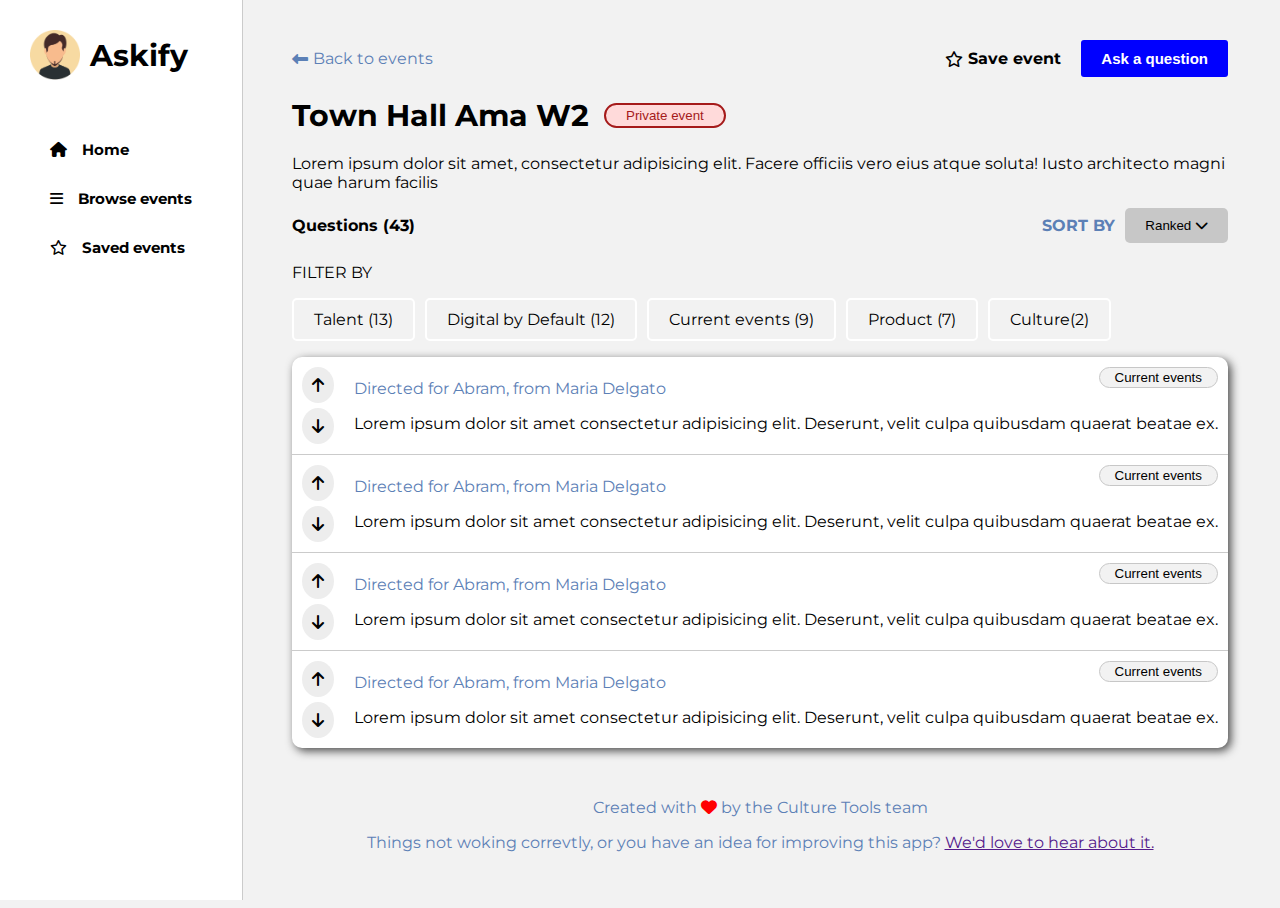
<file: Dashboard TWO/index.html>
<!DOCTYPE html>
<html lang="en">
<head>
    <meta charset="UTF-8">
    <meta name="viewport" content="width=device-width, initial-scale=1.0">
    <title>Document</title>
    <link rel="preconnect" href="https://fonts.googleapis.com">
    <link rel="preconnect" href="https://fonts.gstatic.com" crossorigin>
    <link href="https://fonts.googleapis.com/css2?family=Montserrat:wght@300&display=swap" rel="stylesheet">
    <link rel="stylesheet" href="https://cdnjs.cloudflare.com/ajax/libs/font-awesome/6.5.1/css/all.min.css">

    <link rel="stylesheet" href="./css.css">
</head>
<body>
    <article>
        <div class="up">
            <div class="logo d-flex">
                <img src="./img/avatars/avatar-01.png">
                <h1>askify</h1>
            </div>

            <ul>
                <li><i class="fa-solid fa-house"></i><a href="">Home</a></li>
                <li><i class="fa-solid fa-bars"></i><a href="">Browse events</a></li>
                <li><i class="fa-regular fa-star"></i><a href="">Saved events</a></li>
            </ul>
        </div>

        <div class="down d-flex">
            <img src="./img/avatars/avatar-02.png" width="50px">
            <div>
                <h4>hakeem ashton</h4>
                <p>hakeem.ashton@gmail.com</p>
            </div>
        </div>
    </article>
    
    <main>
        <div class="first d-flex">
            <div class="left d-flex">
                <i class="fa-solid fa-left-long"></i>
                <p>Back to events</p>
            </div>
            <div class="right d-flex">
                <i class="fa-regular fa-star"></i>
                <p>Save event</p>
                <button class="but-1">Ask a question</button>
            </div>
        </div>

        <div class="second">
            <div class="d-flex">
                <h1>town hall ama w2</h1>
                <button>Private event</button>
            </div>
            <p>Lorem ipsum dolor sit amet, consectetur adipisicing elit. Facere officiis vero eius atque soluta! Iusto architecto magni quae harum facilis </p>
        </div>

        <div class="third d-flex">
            <p>Questions (43)</p>

            <div class="d-flex">
                <p>SORT BY</p>
                <button class="but-2">ranked  <i class="fa-solid fa-chevron-down"></i></button>
            </div>
        </div>

        <p>FILTER BY</p>
        <div class="box d-flex">
            <p>Talent (13)</p>
            <p>Digital by Default (12)</p>
            <p>Current events (9)</p>
            <p>Product (7)</p>
            <p>Culture(2)</p>
        </div>

        <div class="forth">
            <div class="line d-flex">
                <div class="arrows">
                    <i class="fa-solid fa-arrow-up"></i> <br>
                    <i class="fa-solid fa-arrow-down"></i>
                </div>
                <div class="para">
                    <p class="col-1">Directed for Abram, from Maria Delgato</p>
                    <p>Lorem ipsum dolor sit amet consectetur adipisicing elit. Deserunt, velit culpa quibusdam quaerat beatae ex.</p>
                </div>
                <button class="but-3">Current events</button>
            </div>

            <div class="line d-flex">
                <div class="arrows">
                    <i class="fa-solid fa-arrow-up"></i> <br>
                    <i class="fa-solid fa-arrow-down"></i>
                </div>
                <div class="para">
                    <p class="col-1">Directed for Abram, from Maria Delgato</p>
                    <p>Lorem ipsum dolor sit amet consectetur adipisicing elit. Deserunt, velit culpa quibusdam quaerat beatae ex.</p>
                </div>
                <button class="but-3">Current events</button>
            </div>

            <div class="line d-flex">
                <div class="arrows">
                    <i class="fa-solid fa-arrow-up"></i> <br>
                    <i class="fa-solid fa-arrow-down"></i>
                </div>
                <div class="para">
                    <p class="col-1">Directed for Abram, from Maria Delgato</p>
                    <p>Lorem ipsum dolor sit amet consectetur adipisicing elit. Deserunt, velit culpa quibusdam quaerat beatae ex.</p>
                </div>
                <button class="but-3">Current events</button>
            </div>

            <div class="line d-flex">
                <div class="arrows">
                    <i class="fa-solid fa-arrow-up"></i> <br>
                    <i class="fa-solid fa-arrow-down"></i>
                </div>
                <div class="para">
                    <p class="col-1">Directed for Abram, from Maria Delgato</p>
                    <p>Lorem ipsum dolor sit amet consectetur adipisicing elit. Deserunt, velit culpa quibusdam quaerat beatae ex.</p>
                </div>
                <button class="but-3">Current events</button>
            </div>
        </div>

        <footer>
            <p>Created with <i class="fa-solid fa-heart"></i> by the Culture Tools team</p> 

            <p>Things not woking correvtly, or you have an idea for improving this app? <a href="">We'd love to hear about it.</a></p>
        </footer>
    </main>

    <aside>
        <h5>Event information</h5>
        <hr>
        <p>DATE</p>
        <p>Wednesday, Agust 12th, 2020 11:00AM</p>
        <button>Add to calendar</button>
        <p>PARTICIPATS</p>
        <div class="d-flex">
            <img src="./img/avatars/avatar-03.png" width="50px">
            <div>
                <p>Abram Dias</p>
                <span>VP of Storefront Editor</span>
            </div>
        </div>

        <div class="d-flex">
            <img src="./img/avatars/avatar-04.png" width="50px">
            <div>
                <p>Rayna Dias</p>
                <span>Staff UX Manager</span>
            </div>
        </div>

        <div class="d-flex">
            <img src="./img/avatars/avatar-01.png" width="50px">
            <div>
                <p>Maria Bapista</p>
                <span>VP of Engineering</span>
            </div>
        </div>
    </aside>
</body>
</html>
</file>
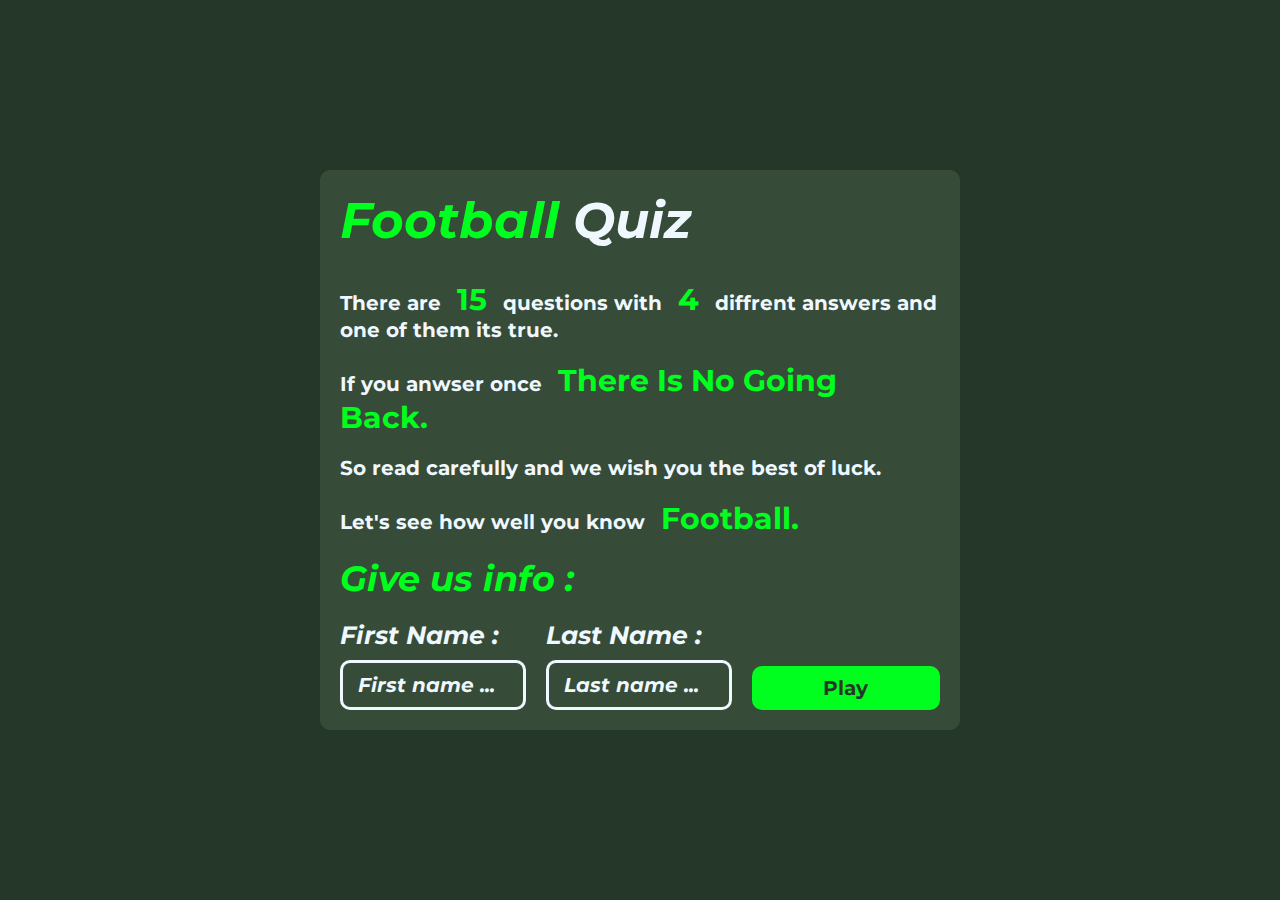
<file: Football Quiz/index.html>
<!DOCTYPE html>
<html lang="en">
<head>
    <meta charset="UTF-8">
    <meta name="viewport" content="width=device-width, initial-scale=1.0">
    <title>Document</title>
    
    <link rel="stylesheet" href="./style.css">
</head>
<body>
    <div class="start">
        <h1>Football <span>Quiz</span></h1>
        
        <div class="content">
            <p class="first">There are <span class="dark">15</span> questions with <span class="dark">4</span> diffrent answers and one of them its true.</p>
            <p>If you anwser once <span class="dark">there is no going back.</span></p>
            <p>So read carefully and we wish you the best of luck.</p>
            <p>Let's see how well you know <span class="dark">Football.</span></p>
            
            <h2 class="info">Give us info :</h2>
            
            <form action="">
                <div>
                    <label for="firstName">First Name :</label>
                    <input type="text" name="firstName" id="firstName" placeholder="First name ...">
                </div>
                <div>
                    <label for="lastName">Last Name :</label>
                    <input type="text" name="lastName" id="lastName" placeholder="Last name ...">
                </div>
                <button class="play">play</button>
            </form>            
            
        </div>
    </div>
    
    <section class="questions-section"></section>

    <section class="result"></section>
    
    <script src="./script.js"></script>
</body>
</html>
</file>
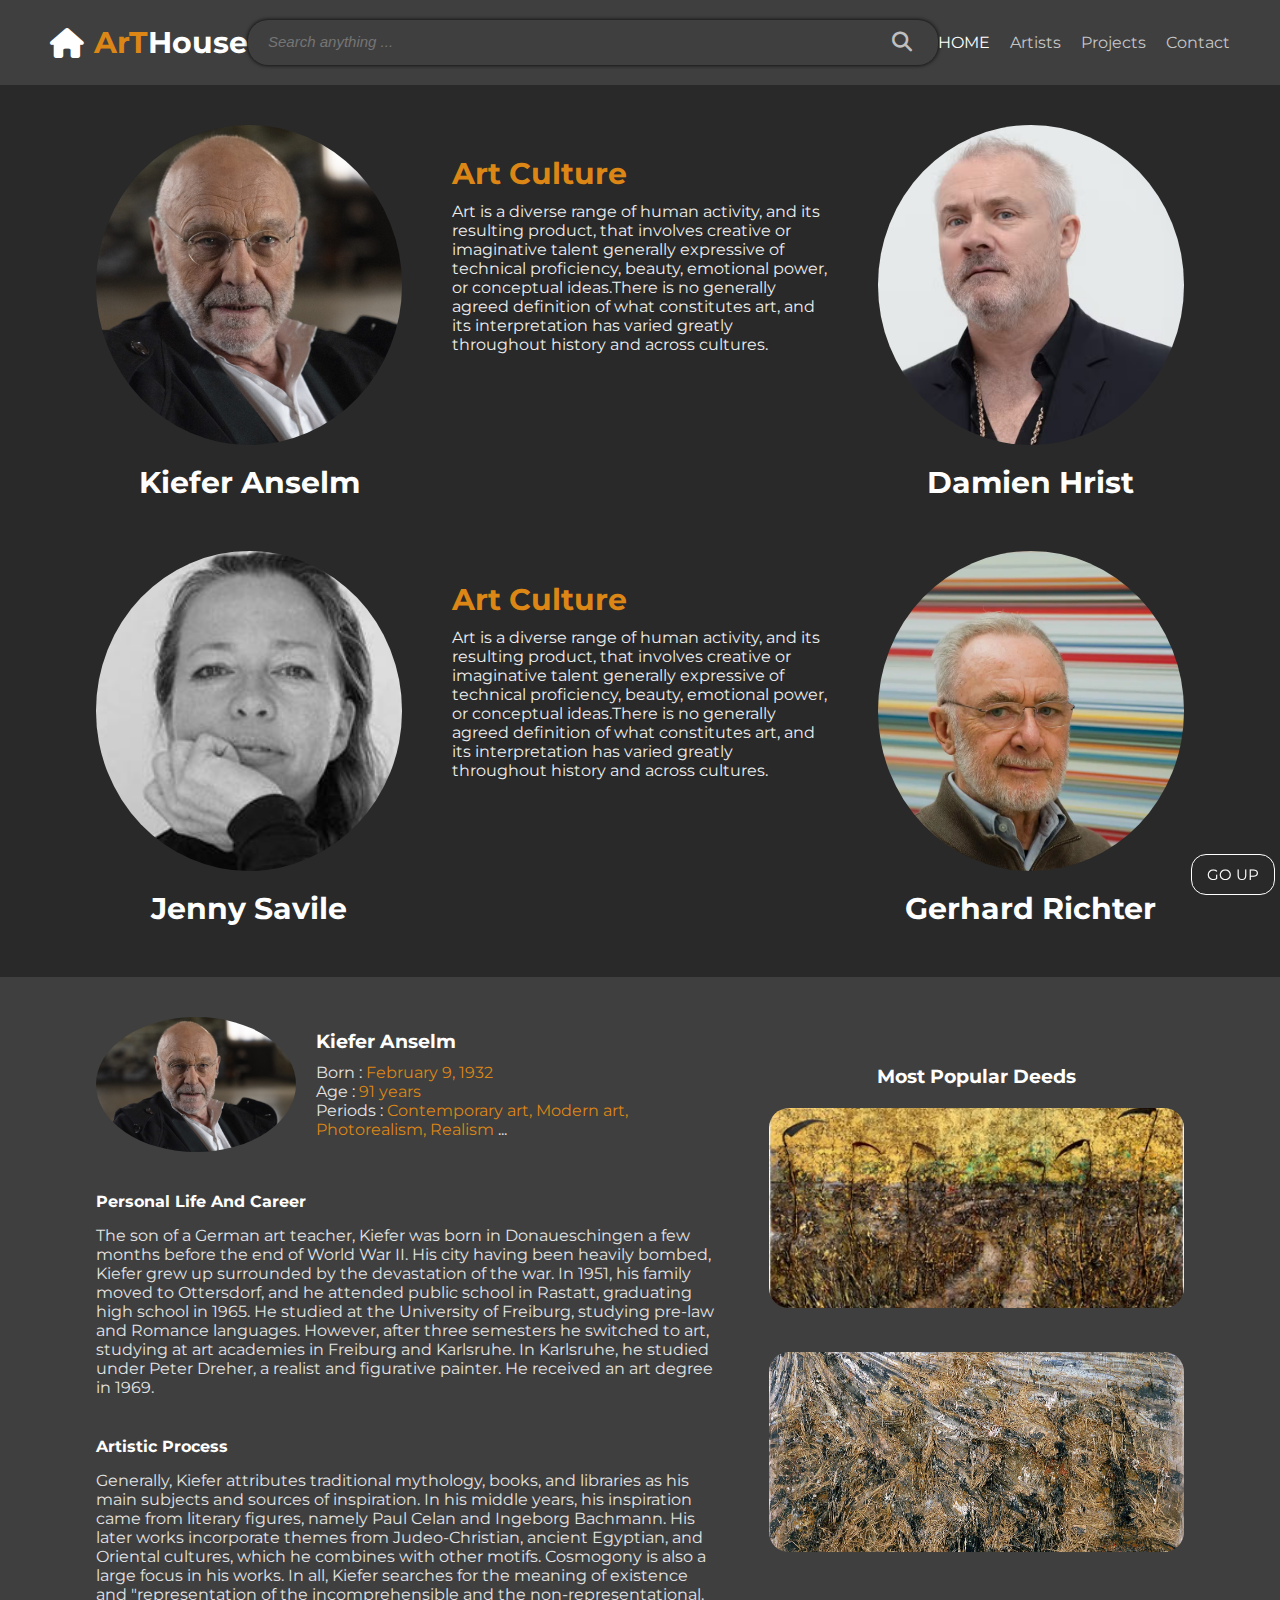
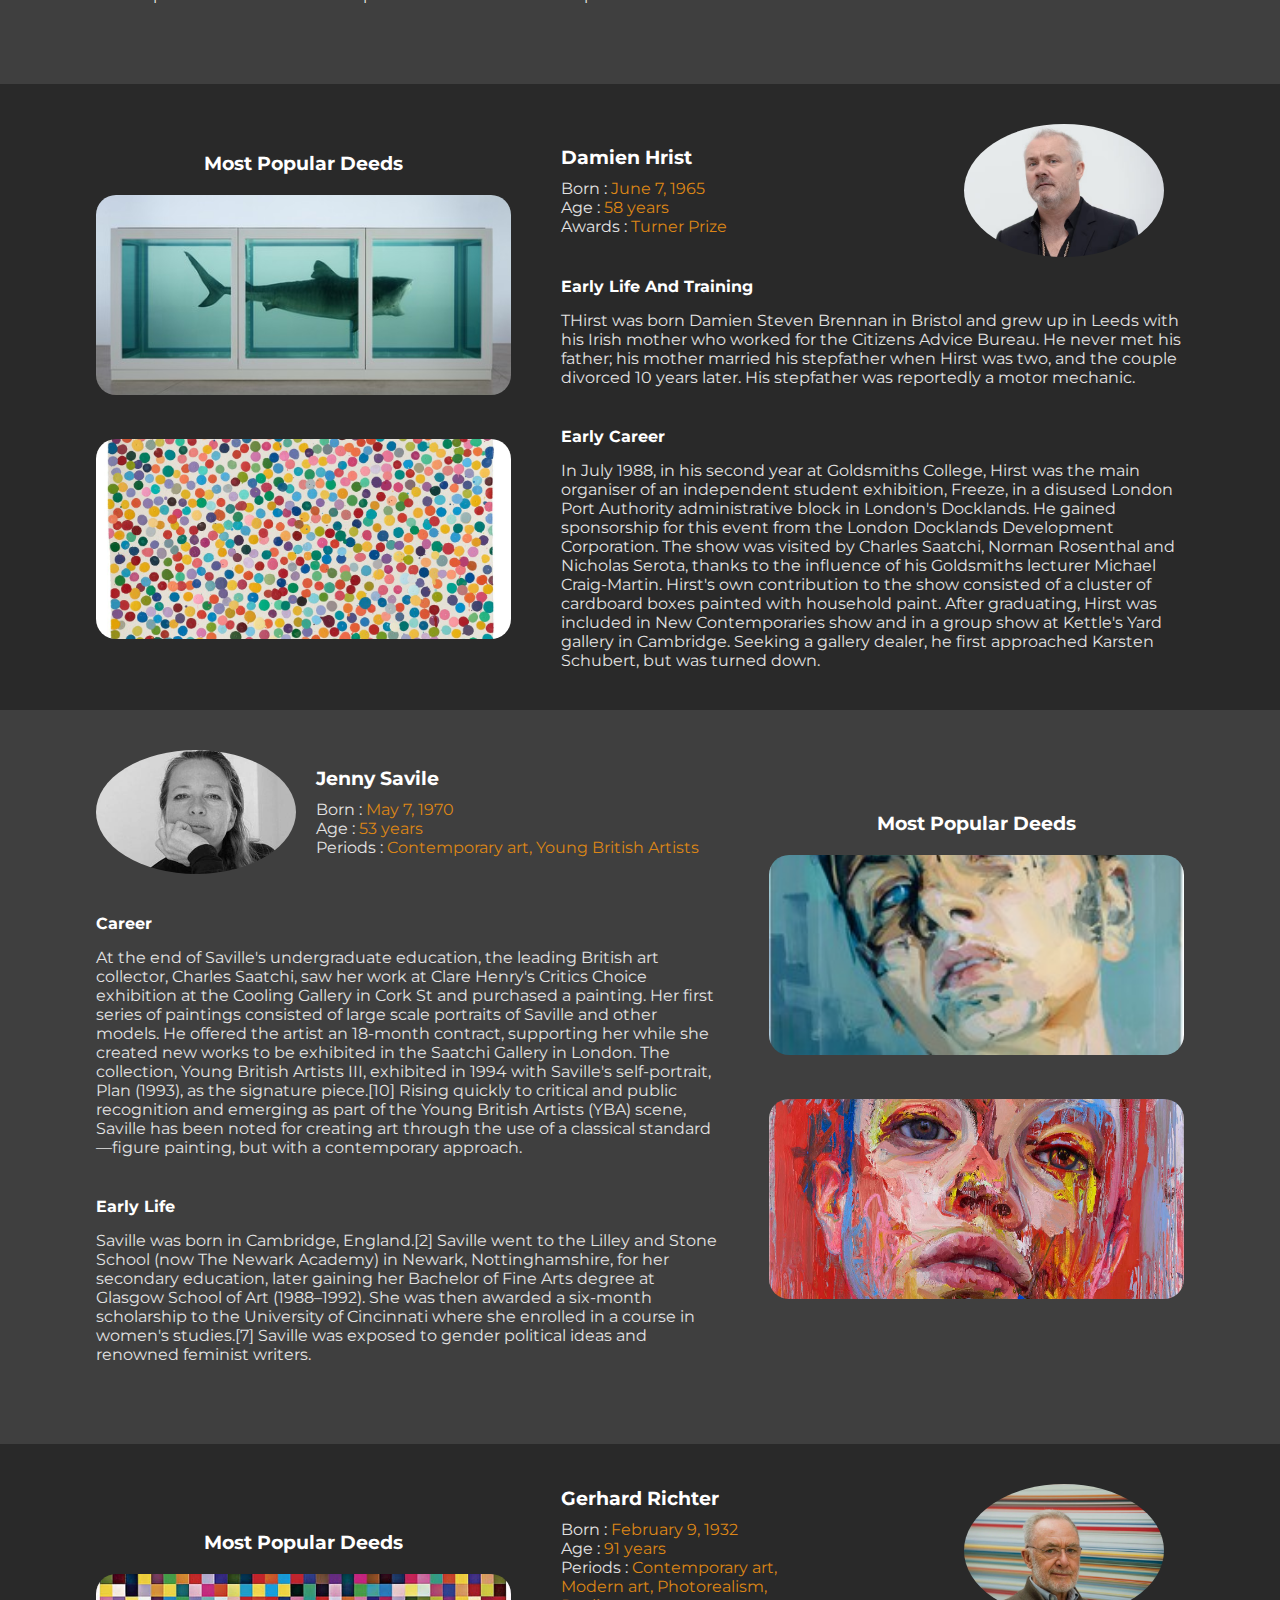
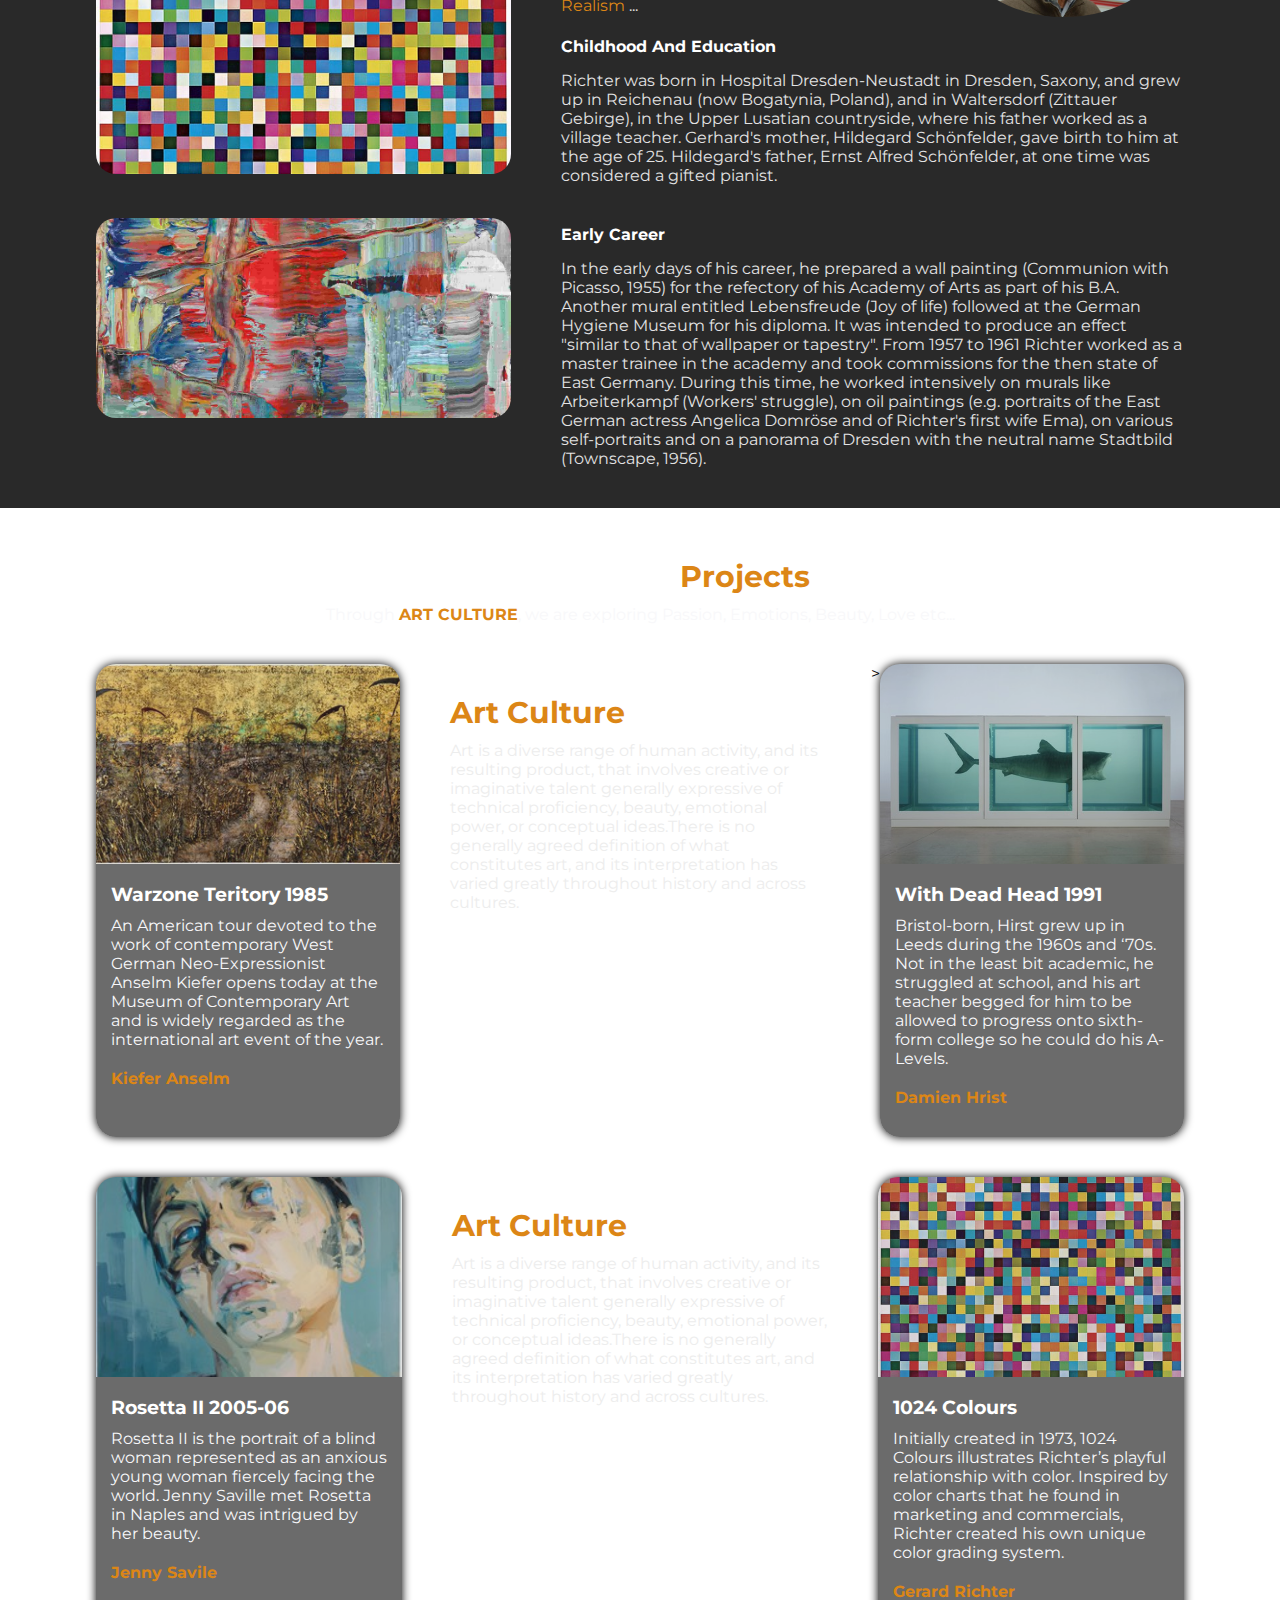
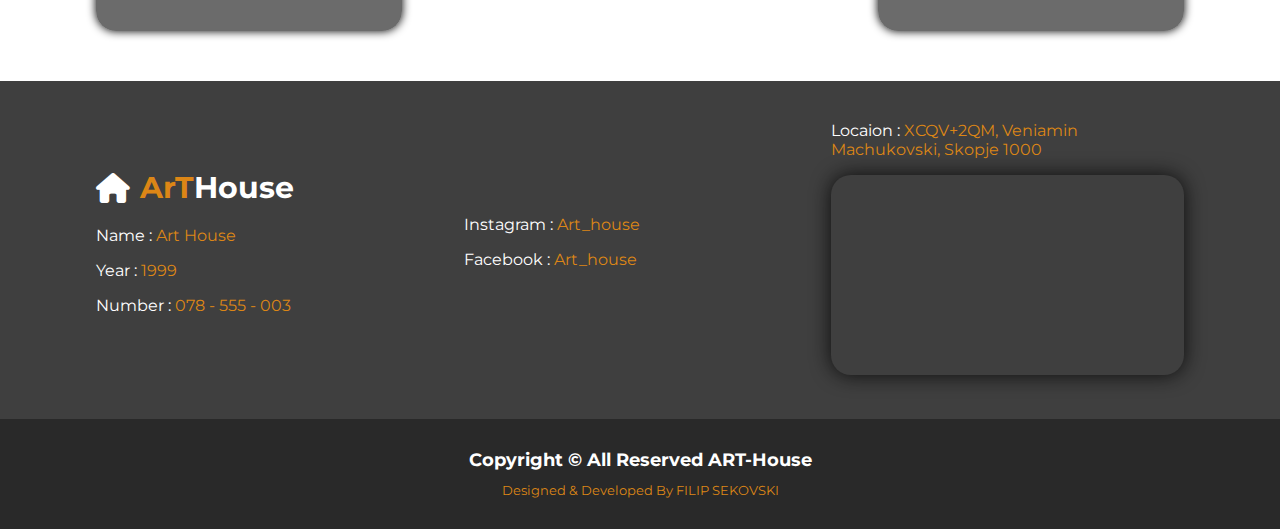
<file: Art Gallery/artists.html>
<!DOCTYPE html>
<html lang="en">
<head>
    <meta charset="UTF-8">
    <meta name="viewport" content="width=device-width, initial-scale=1.0">
    <title>Document</title>

    <!-- GoogleFonts links -->
    <link rel="preconnect" href="https://fonts.googleapis.com">
    <link rel="preconnect" href="https://fonts.gstatic.com" crossorigin>
    <link href="https://fonts.googleapis.com/css2?family=Montserrat:wght@300;700&display=swap" rel="stylesheet">

    <!-- FontAwsome link -->
    <link rel="stylesheet" href="https://cdnjs.cloudflare.com/ajax/libs/font-awesome/6.5.1/css/all.min.css">

    <!-- Stylesheet link -->
    <link rel="stylesheet" href="./css.css">
</head>
<body>

    <!-- SECTION1 -->
    <div class="section1">

        <!-- NAV BAR -->
        <nav class="d-flex">
            <div class="logo">
                <a href="./home.html" class="d-flex">
                    <i class="fa-solid fa-house"></i>
                    <p><span>ArT</span>House</p>
                </a>
            </div>

            <form action="">
                <input type="search" placeholder="Search anything ...">
                <button><i class="fa-solid fa-magnifying-glass"></i></button>
            </form>

            <ul class="d-flex">
                <li><a href="./home.html" class="active">HOME</a></li>
                <li><a href="#artists">Artists</a></li>
                <li><a href="#projects">Projects</a></li>
                <li><a href="#contact">Contact</a></li>
            </ul>
        </nav>

        <!-- PROFILES -->
        <div class="profiles section-p inner-85">
            <div class="d-flex">
                <a class="flex-33" href="#kiefer">
                    <img src="./img/people_profiles/kiefer.jpg" alt="">
                    <h2>kiefer anselm</h2>
                </a>

                <!-- CONTENT -->
                <div class="mid-content">
                    <h2>art culture</h2>
                    <p>Art is a diverse range of human activity, and its resulting product, that involves creative or imaginative talent generally expressive of technical proficiency, beauty, emotional power, or conceptual ideas.There is no generally agreed definition of what constitutes art, and its interpretation has varied greatly throughout history and across cultures.</p>
                </div>

                <a class="flex-33" href="#hrist">
                    <img src="./img/people_profiles/damien.avif" alt="">
                    <h2>damien Hrist</h2>
                </a>
            </div>

            <div class="d-flex mt-40">
                <a class="flex-33" href="#jenny">
                    <img src="./img/people_profiles/jenny.jpg" alt="">
                    <h2>jenny savile</h2>
                </a>

                <!-- CONTENT -->
                <div class="mid-content">
                    <h2>art culture</h2>
                    <p>Art is a diverse range of human activity, and its resulting product, that involves creative or imaginative talent generally expressive of technical proficiency, beauty, emotional power, or conceptual ideas.There is no generally agreed definition of what constitutes art, and its interpretation has varied greatly throughout history and across cultures.</p>
                </div>

                <a class="flex-33" href="#gerhard">
                    <img src="./img/people_profiles/gerard.webp" alt="">
                    <h2>gerhard richter</h2>
                </a>
            </div>
        </div>  
    </div>

    <!-- DISCOVERY -->

    <!-- KIEFER -->
    <div class="section2 section-p" id="kiefer">
        <div class="inner-85 d-flex">

            <!-- BIO -->
            <div class="flex-60 mr-50">
                <div class="d-flex align-items-center">
                    <img src="./img/people_profiles/kiefer.jpg" width="200px">
                    <div class="info">
                        <h3>kiefer anselm</h3>
                        <p class="mb-0">Born : <span>February 9, 1932</span></p>
                        <p class="mb-0">Age : <span>91 years</span></p>
                        <p class="mb-0">Periods : <span>Contemporary art, Modern art,<br> Photorealism, Realism</span> ...</p>
                    </div>
                </div>
                <h4>Personal life and career</h4>
                <p class="mb-40">The son of a German art teacher, Kiefer was born in Donaueschingen a few months before the end of World War II. His city having been heavily bombed, Kiefer grew up surrounded by the devastation of the war. In 1951, his family moved to Ottersdorf, and he attended public school in Rastatt, graduating high school in 1965. He studied at the University of Freiburg, studying pre-law and Romance languages. However, after three semesters he switched to art, studying at art academies in Freiburg and Karlsruhe. In Karlsruhe, he studied under Peter Dreher, a realist and figurative painter. He received an art degree in 1969.</p>
                <h4>Artistic process</h4>
                <p>Generally, Kiefer attributes traditional mythology, books, and libraries as his main subjects and sources of inspiration. In his middle years, his inspiration came from literary figures, namely Paul Celan and Ingeborg Bachmann. His later works incorporate themes from Judeo-Christian, ancient Egyptian, and Oriental cultures, which he combines with other motifs. Cosmogony is also a large focus in his works. In all, Kiefer searches for the meaning of existence and "representation of the incomprehensible and the non-representational.</p>
            </div>
            
            <!-- POPULAR DEEDS -->
            <div class="flex-40 text-center">
                <h3>most popular deeds</h3>
                <img src="./img/projects/kiefer_project_01.jpg" width="100%" height="200px">
                <img src="./img/projects/kiefer_project_02.webp" width="100%" height="200px">
            </div>
        </div>
    </div>

    
    
    <!-- GO UP BUTTON -->
    <a href="./artists.html" class="but-1 up">go up</a>

    <!-- HRIST -->
    <div class="section3 section-p" id="hrist">
        <div class="inner-85 d-flex">

            <!-- BIO -->
            <div class="flex-60 ml-50">
                <div class="d-flex align-items-center">
                    <img src="./img/people_profiles/damien.avif" width="200px">
                    <div class="info">
                        <h3>damien hrist</h3>
                        <p class="mb-0">Born : <span>June 7, 1965</span></p>
                        <p class="mb-0">Age : <span>58 years</span></p>
                        <p class="mb-0">Awards : <span>Turner Prize</span></p>
                    </div>
                </div>
                <h4>Early life and training</h4>
                <p class="mb-40">THirst was born Damien Steven Brennan in Bristol and grew up in Leeds with his Irish mother who worked for the Citizens Advice Bureau. He never met his father; his mother married his stepfather when Hirst was two, and the couple divorced 10 years later. His stepfather was reportedly a motor mechanic.</p>
                <h4>Early career</h4>
                <p>In July 1988, in his second year at Goldsmiths College, Hirst was the main organiser of an independent student exhibition, Freeze, in a disused London Port Authority administrative block in London's Docklands. He gained sponsorship for this event from the London Docklands Development Corporation. The show was visited by Charles Saatchi, Norman Rosenthal and Nicholas Serota, thanks to the influence of his Goldsmiths lecturer Michael Craig-Martin. Hirst's own contribution to the show consisted of a cluster of cardboard boxes painted with household paint. After graduating, Hirst was included in New Contemporaries show and in a group show at Kettle's Yard gallery in Cambridge. Seeking a gallery dealer, he first approached Karsten Schubert, but was turned down.</p>
            </div>

            <!-- POPULAR DEEDS -->
            <div class="flex-40 text-center">
                <h3>most popular deeds</h3>
                <img src="./img/projects/hrist_project_01.jpg" width="100%" height="200px">
                <img src="./img/projects/hrist_project_02.jpg" width="100%" height="200px">
            </div>
        </div>
    </div>

    <!-- JENNY -->
    <div class="section2 section-p" id="jenny">
        <div class="inner-85 d-flex">

            <!-- BIO -->
            <div class="flex-60 mr-50">
                <div class="d-flex align-items-center">
                    <img src="./img/people_profiles/jenny.jpg" width="200px">
                    <div class="info">
                        <h3>jenny savile</h3>
                        <p class="mb-0">Born : <span>May 7, 1970</span></p>
                        <p class="mb-0">Age : <span>53 years</span></p>
                        <p class="mb-0">Periods : <span>Contemporary art, Young British Artists</span></p>
                    </div>
                </div>
                <h4>Career</h4>
                <p class="mb-40">At the end of Saville's undergraduate education, the leading British art collector, Charles Saatchi, saw her work at Clare Henry's Critics Choice exhibition at the Cooling Gallery in Cork St and purchased a painting. Her first series of paintings consisted of large scale portraits of Saville and other models. He offered the artist an 18-month contract, supporting her while she created new works to be exhibited in the Saatchi Gallery in London. The collection, Young British Artists III, exhibited in 1994 with Saville's self-portrait, Plan (1993), as the signature piece.[10] Rising quickly to critical and public recognition and emerging as part of the Young British Artists (YBA) scene, Saville has been noted for creating art through the use of a classical standard—figure painting, but with a contemporary approach.</p>

                <h4>Early life</h4>
                <p>Saville was born in Cambridge, England.[2] Saville went to the Lilley and Stone School (now The Newark Academy) in Newark, Nottinghamshire, for her secondary education, later gaining her Bachelor of Fine Arts degree at Glasgow School of Art (1988–1992). She was then awarded a six-month scholarship to the University of Cincinnati where she enrolled in a course in women's studies.[7] Saville was exposed to gender political ideas and renowned feminist writers.</p>
            </div>

            <!-- POPULAR DEEDS -->
            <div class="flex-40 text-center">
                <h3>most popular deeds</h3>
                <img src="./img/projects/jenny_project_01.jpg" width="100%" height="200px">
                <img src="./img/projects/jenny_project_02.jpg" width="100%" height="200px">
            </div>
        </div>
    </div>

    <!-- GERHARD -->
    <div class="section3 section-p" id="gerhard">
        <div class="inner-85 d-flex">

            <!-- BIO -->
            <div class="flex-60 ml-50">
                <div class="d-flex align-items-center">
                    <img src="./img/people_profiles/gerard.webp" width="200px">
                    <div class="info">
                        <h3>gerhard richter</h3>
                        <p class="mb-0">Born : <span>February 9, 1932</span></p>
                        <p class="mb-0">Age : <span>91 years</span></p>
                        <p class="mb-0">Periods : <span>Contemporary art, <br>Modern art, Photorealism, <br>Realism</span> ...</p>
                    </div>
                </div>
                <h4>Childhood and education</h4>
                <p class="mb-40">Richter was born in Hospital Dresden-Neustadt in Dresden, Saxony, and grew up in Reichenau (now Bogatynia, Poland), and in Waltersdorf (Zittauer Gebirge), in the Upper Lusatian countryside, where his father worked as a village teacher. Gerhard's mother, Hildegard Schönfelder, gave birth to him at the age of 25. Hildegard's father, Ernst Alfred Schönfelder, at one time was considered a gifted pianist.</p>
                <h4>Early career</h4>
                <p>In the early days of his career, he prepared a wall painting (Communion with Picasso, 1955) for the refectory of his Academy of Arts as part of his B.A. Another mural entitled Lebensfreude (Joy of life) followed at the German Hygiene Museum for his diploma. It was intended to produce an effect "similar to that of wallpaper or tapestry". From 1957 to 1961 Richter worked as a master trainee in the academy and took commissions for the then state of East Germany. During this time, he worked intensively on murals like Arbeiterkampf (Workers' struggle), on oil paintings (e.g. portraits of the East German actress Angelica Domröse and of Richter's first wife Ema), on various self-portraits and on a panorama of Dresden with the neutral name Stadtbild (Townscape, 1956).</p>
            </div>

            <!-- POPULAR DEEDS -->
            <div class="flex-40 text-center">
                <h3>most popular deeds</h3>
                <img src="./img/projects/gerard_project_01.jpg" width="100%" height="200px">
                <img src="./img/projects/gerard_project_02.jpg" width="100%" height="200px">
            </div>
        </div>
    </div>

    <!-- PROJECTS -->
    <div class="section-3 none" id="projects">
        <div class="inner-85">
            <div class="text-center">
                <h2>some of our <span>projects</span></h2>
                <p>Through <span><b>ART CULTURE</b></span>, we are exploring Passion, Emotions, Beauty, Love etc...</p>
            </div>
    
            <div class="d-flex section-p">

                <!-- KIEFER ANSELM -->
                <div class="flex-333">
                    <img src="./img/projects/kiefer_project_01.jpg" alt="">
                    <div class="text">
                        <h3>warzone teritory 1985</h3>
                        <p>An American tour devoted to the work of contemporary West German Neo-Expressionist Anselm Kiefer opens today at the Museum of Contemporary Art and is widely regarded as the international art event of the year.
                        </p>
                        <h4>kiefer anselm</h4>
                    </div>
                </div>

                <!-- CONTENT -->
                <div class="mid-content">
                    <h2>art culture</h2>
                    <p>Art is a diverse range of human activity, and its resulting product, that involves creative or imaginative talent generally expressive of technical proficiency, beauty, emotional power, or conceptual ideas.There is no generally agreed definition of what constitutes art, and its interpretation has varied greatly throughout history and across cultures.</p>
                </div>>

                <!-- DAMIEN HRIST -->
                <div class="flex-333">
                    <img src="./img/projects/hrist_project_01.jpg" alt="">
                    <div class="text">
                        <h3>With Dead Head 1991</h3>
                        <p>Bristol-born, Hirst grew up in Leeds during the 1960s and ‘70s. Not in the least bit academic, he struggled at school, and his art teacher begged for him to be allowed to progress onto sixth-form college so he could do his A-Levels.</p>
                        <h4>damien hrist</h4>
                    </div>
                </div>
            </div>

            <div class="d-flex">
        
                <!-- JENNY SAVILE -->
                <div class="flex-333">
                    <img src="./img/projects/jenny_project_01.jpg" alt="">
                    <div class="text">
                        <h3>Rosetta II 2005-06</h3>
                        <p>Rosetta II is the portrait of a blind woman represented as an anxious young woman fiercely facing the world. Jenny Saville met Rosetta in Naples and was intrigued by her beauty.</p>
                        <h4>jenny savile</h4>
                    </div>
                </div>

                <!-- CONTENT -->
                <div class="mid-content">
                    <h2>art culture</h2>
                    <p>Art is a diverse range of human activity, and its resulting product, that involves creative or imaginative talent generally expressive of technical proficiency, beauty, emotional power, or conceptual ideas.There is no generally agreed definition of what constitutes art, and its interpretation has varied greatly throughout history and across cultures.</p>
                </div>

                <!-- GERARD RICHTER -->
                <div class="flex-333">
                    <img src="./img/projects/gerard_project_01.jpg" alt="">
                    <div class="text">
                        <h3>1024 Colours</h3>
                        <p>Initially created in 1973, 1024 Colours illustrates Richter’s playful relationship with color. Inspired by color charts that he found in marketing and commercials, Richter created his own unique color grading system.</p>
                        <h4>gerard richter</h4>
                    </div>
                </div>
            </div>
        </div>
    </div>

    <!-- CONTACT -->
    <div class="contact section-p bg-light" id="contact">
        <div class="inner-85 d-flex">
            <div>
                <div class="logo"> 
                    <i class="fa-solid fa-house"></i>
                    <p><span>ArT</span>House</p>    
                </div>

                <p>Name : <span>art house</span></p>
                <p>Year : <span>1999</span></p>
                <p>Number : <span>078 - 555 - 003</span></p>
             </div>
             <div>
                <p>Instagram : <a href="https://www.instagram.com/vujisic.art/" target="_blank">art_house</a></p>
                <p>Facebook : <a href="https://www.facebook.com/profile.php?id=100054410292588" target="_blank">art_house</a></p>
             </div>
             <div>
                <p>Locaion : <span>XCQV+2QM, Veniamin Machukovski, Skopje 1000</span></p>
                <iframe src="https://www.google.com/maps/embed?pb=!1m18!1m12!1m3!1d2965.600065028515!2d21.441833940917242!3d41.98739575868319!2m3!1f0!2f0!3f0!3m2!1i1024!2i768!4f13.1!3m3!1m2!1s0x135415c73b541b5b%3A0x95abb57283fca6c1!2sXCQV%2B2QM%2C%20Veniamin%20Machukovski%2C%20Skopje%201000!5e0!3m2!1sen!2smk!4v1704336875019!5m2!1sen!2smk" width="600" height="450" style="border:0;" allowfullscreen="" loading="lazy" referrerpolicy="no-referrer-when-downgrade"></iframe>
             </div>
        </div>
    </div>

    <!-- FOOTER -->
    <footer class="bg-dark">
        <h3>copyright &copy; all reserved ART-House</h3>
        <small>Designed & Developed by FILIP SEKOVSKI</small>
    </footer>
</body>
</html>
</file>
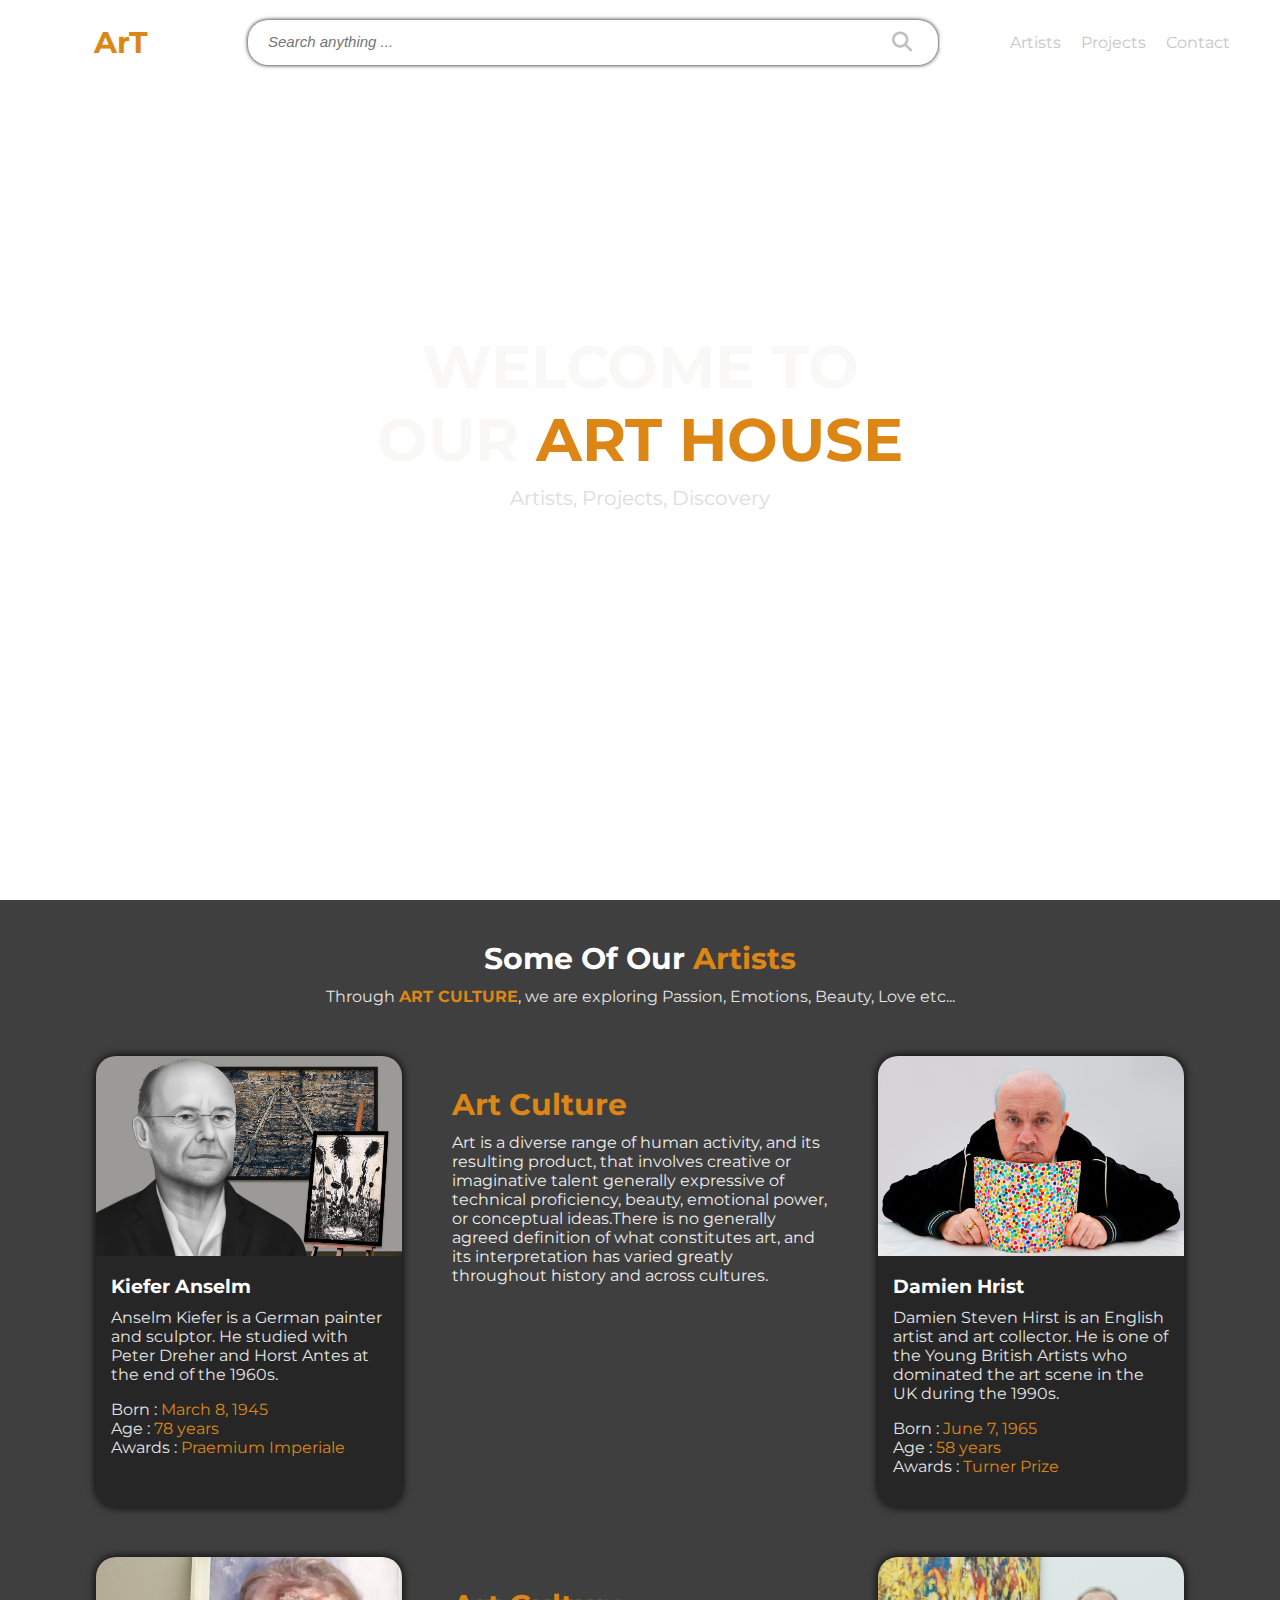
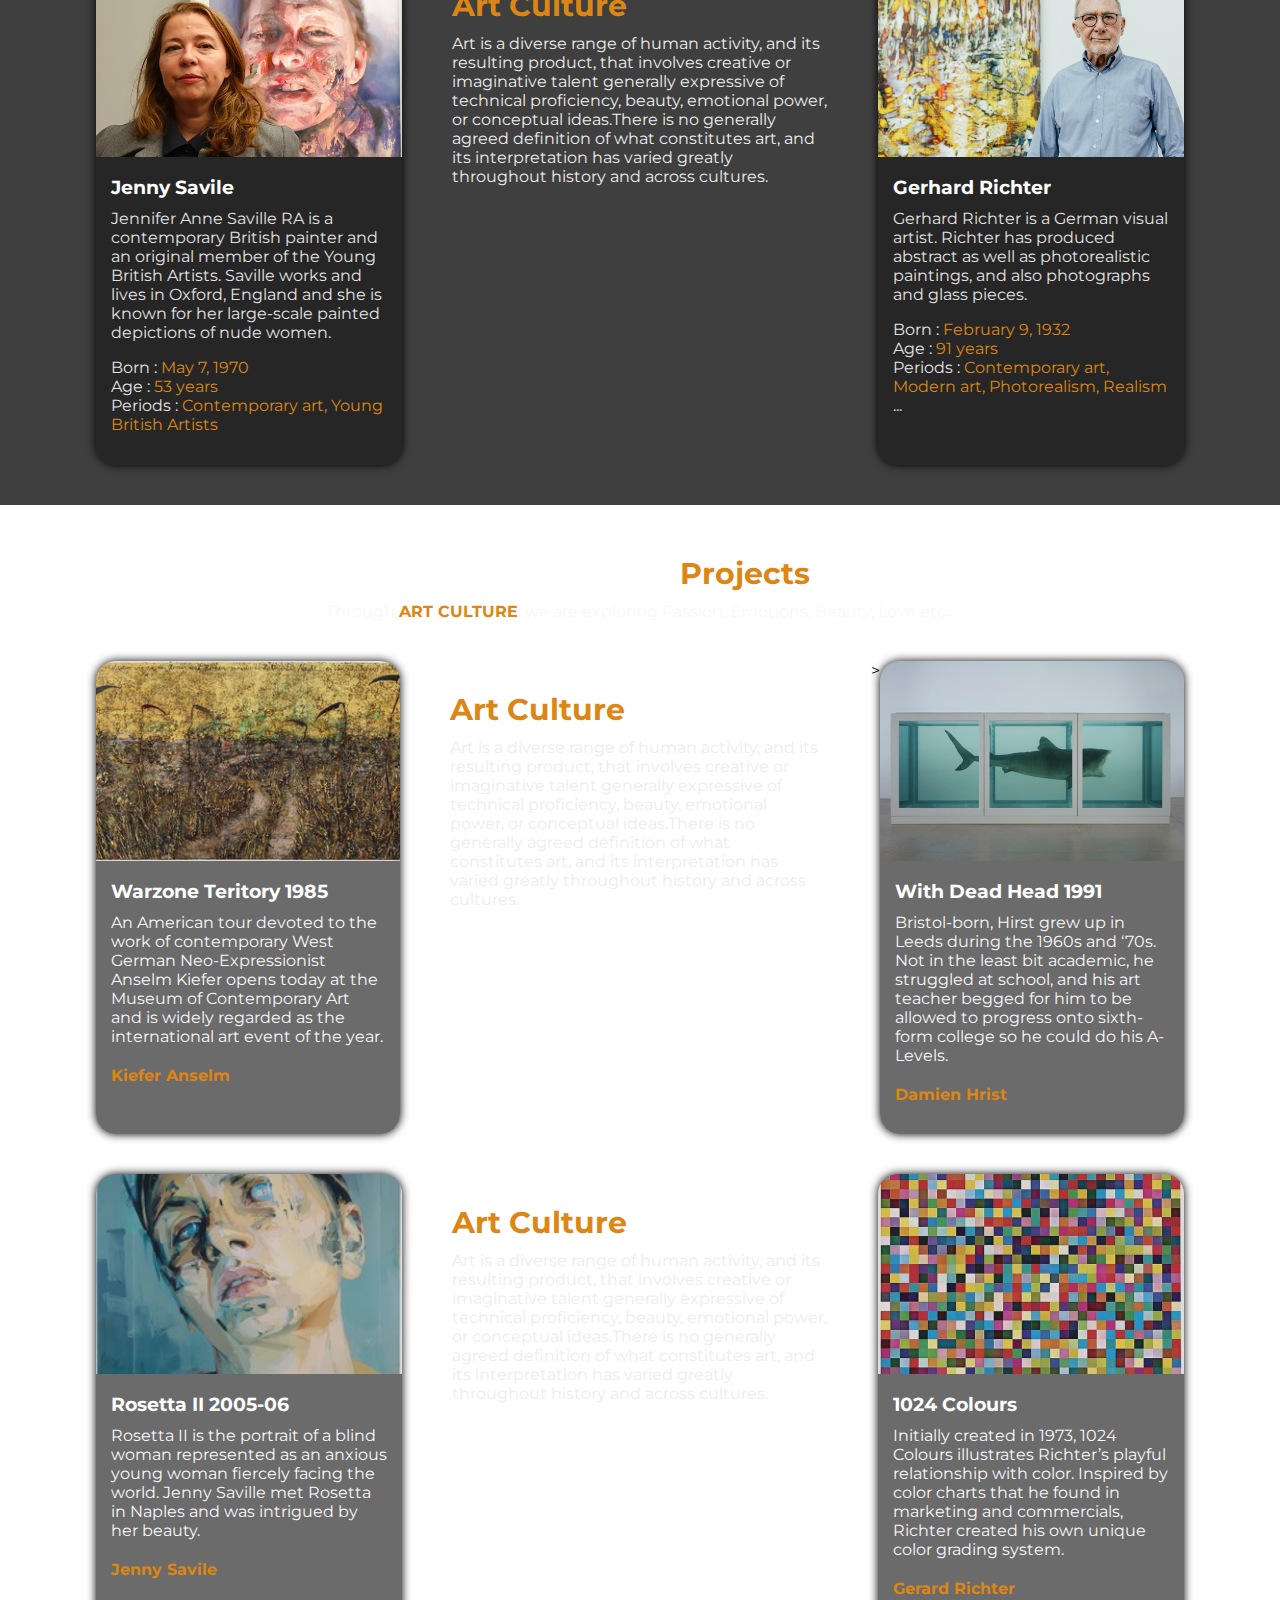
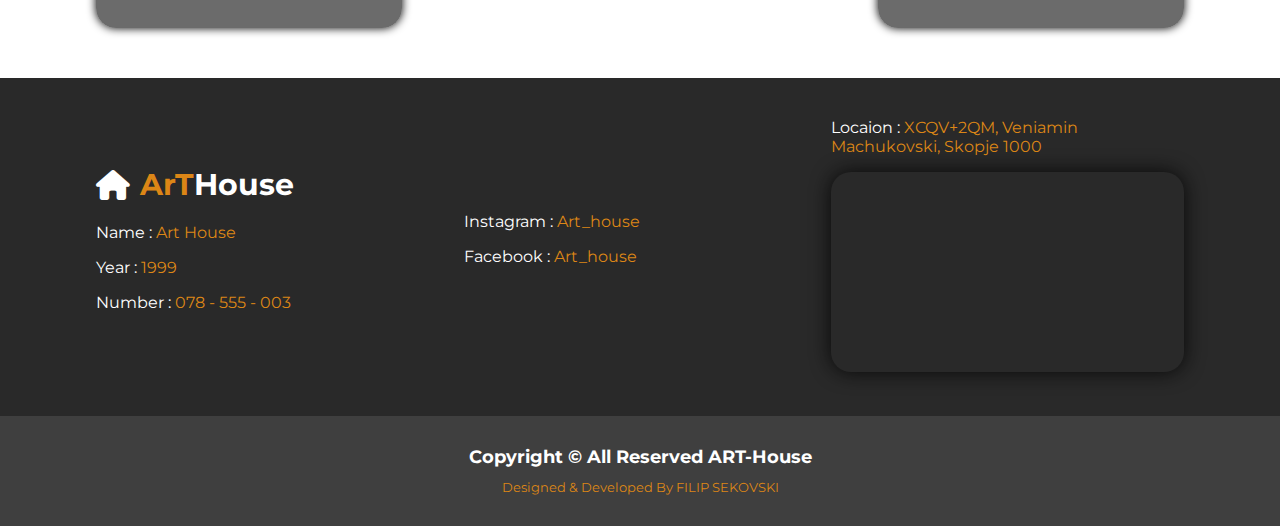
<file: Art Gallery/home.html>
<!DOCTYPE html>
<html lang="en">
<head>
    <meta charset="UTF-8">
    <meta name="viewport" content="width=device-width, initial-scale=1.0">
    <title>Document</title>

    <!-- GoogleFonts links -->
    <link rel="preconnect" href="https://fonts.googleapis.com">
    <link rel="preconnect" href="https://fonts.gstatic.com" crossorigin>
    <link href="https://fonts.googleapis.com/css2?family=Montserrat:wght@300;700&display=swap" rel="stylesheet">

    <!-- FontAwsome link -->
    <link rel="stylesheet" href="https://cdnjs.cloudflare.com/ajax/libs/font-awesome/6.5.1/css/all.min.css">

    <!-- Stylesheet link -->
    <link rel="stylesheet" href="./css.css">
</head>
<body>

    <!-- SECTION-1 -->
    <div class="section-1">

        <!-- NAV BAR -->
        <nav class="d-flex">
            <div class="logo">
                <a href="./home.html" class="d-flex">
                    <i class="fa-solid fa-house"></i>
                    <p><span>ArT</span>House</p>
                </a>
            </div>

            <form action="">
                <input type="search" placeholder="Search anything ...">
                <button><i class="fa-solid fa-magnifying-glass"></i></button>
            </form>

            <ul class="d-flex">
                <li><a href="./home.html" class="active">HOME</a></li>
                <li><a href="./artists.html" target="_blank">Artists</a></li>
                <li><a href="#projects">Projects</a></li>
                <li><a href="#contact">Contact</a></li>
            </ul>
        </nav>
        
        <!-- HEADING CONTENT -->
        <div class="content text-center">
            <h1>welcome to <br>our <span>art house</span></h1>
            <p>artists, projects, discovery</p>
            <a class="but-1" href="#contact">contact us</a>
        </div>
    </div>

    <!-- ARTISTS -->
    <div class="section-2 section-p" id="artists">
        <div class="inner-85">
            <div class="text-center">
                <h2>some of our <span>artists</span></h2>
                <p>Through <span><b>ART CULTURE</b></span>, we are exploring Passion, Emotions, Beauty, Love etc...</p>
            </div>

            <!-- CARDS -->
            <div class="d-flex">
                
                <!-- KIEFER ANSELM -->
                <div class="card">
                    <img src="./img/people/kiefer_anselm.jpg">
                    <div class="content-card">
                        <h3>kiefer anselm</h3>

                        <p>Anselm Kiefer is a German painter and sculptor. He studied with Peter Dreher and Horst Antes at the end of the 1960s.</p>

                        <p class="mb-0">Born : <span>March 8, 1945</span></p>
                        <p class="mb-0">Age : <span>78 years</span></p>
                        <p>Awards : <span>Praemium Imperiale</span></p>
                    </div>
                </div>

                <!-- CONTENT -->
                <div class="mid-content">
                    <h2>art culture</h2>
                    <p>Art is a diverse range of human activity, and its resulting product, that involves creative or imaginative talent generally expressive of technical proficiency, beauty, emotional power, or conceptual ideas.There is no generally agreed definition of what constitutes art, and its interpretation has varied greatly throughout history and across cultures.</p>
                </div>

                <!-- DAMIEN HRIST -->
                <div class="card">
                    <img src="./img/people/damien_hrist.jpg">
                    <div class="content-card">
                        <h3>damien hrist</h3>

                        <p>Damien Steven Hirst is an English artist and art collector. He is one of the Young British Artists who dominated the art scene in the UK during the 1990s.</p>

                        <p class="mb-0">Born : <span>June 7, 1965</span></p>
                        <p class="mb-0">Age : <span>58 years</span></p>
                        <p>Awards : <span>Turner Prize</span></p>
                    </div>
                </div>
            </div>

            <div class="d-flex">

                <!-- JENNY SAVILE -->
                <div class="card">
                    <img src="./img/people/jenny_savile.jpg">
                    <div class="content-card">
                        <h3>jenny savile</h3>

                        <p>Jennifer Anne Saville RA is a contemporary British painter and an original member of the Young British Artists. Saville works and lives in Oxford, England and she is known for her large-scale painted depictions of nude women.</p>

                        <p class="mb-0">Born : <span>May 7, 1970</span></p>
                        <p class="mb-0">Age : <span>53 years</span></p>
                        <p>Periods : <span>Contemporary art, Young British Artists</span></p>
                    </div>
                </div>

                <!-- CONTENT -->
                <div class="mid-content">
                    <h2>art culture</h2>
                    <p>Art is a diverse range of human activity, and its resulting product, that involves creative or imaginative talent generally expressive of technical proficiency, beauty, emotional power, or conceptual ideas.There is no generally agreed definition of what constitutes art, and its interpretation has varied greatly throughout history and across cultures.</p>
                </div>

                <!-- GERHARD RITCHER -->
                <div class="card">
                    <img src="./img/people/gerard_richter.jpg">
                    <div class="content-card">
                        <h3>gerhard richter</h3>

                        <p>Gerhard Richter is a German visual artist. Richter has produced abstract as well as photorealistic paintings, and also photographs and glass pieces.</p>

                        <p class="mb-0">Born : <span>February 9, 1932</span></p>
                        <p class="mb-0">Age : <span>91 years</span></p>
                        <p>Periods : <span>Contemporary art, Modern art, Photorealism, Realism</span> ...</p>
                    </div>
                </div>
            </div>
        </div>
    </div>

    <!-- PROJECTS -->
    <div class="section-3" id="projects">
        <div class="inner-85">
            <div class="text-center">
                <h2>some of our <span>projects</span></h2>
                <p>Through <span><b>ART CULTURE</b></span>, we are exploring Passion, Emotions, Beauty, Love etc...</p>
            </div>
    
            <div class="d-flex section-p">

                <!-- KIEFER ANSELM -->
                <div class="flex-333">
                    <img src="./img/projects/kiefer_project_01.jpg" alt="">
                    <div class="text">
                        <h3>warzone teritory 1985</h3>
                        <p>An American tour devoted to the work of contemporary West German Neo-Expressionist Anselm Kiefer opens today at the Museum of Contemporary Art and is widely regarded as the international art event of the year.
                        </p>
                        <h4>kiefer anselm</h4>
                    </div>
                </div>

                <!-- CONTENT -->
                <div class="mid-content">
                    <h2>art culture</h2>
                    <p>Art is a diverse range of human activity, and its resulting product, that involves creative or imaginative talent generally expressive of technical proficiency, beauty, emotional power, or conceptual ideas.There is no generally agreed definition of what constitutes art, and its interpretation has varied greatly throughout history and across cultures.</p>
                </div>>

                <!-- DAMIEN HRIST -->
                <div class="flex-333">
                    <img src="./img/projects/hrist_project_01.jpg" alt="">
                    <div class="text">
                        <h3>With Dead Head 1991</h3>
                        <p>Bristol-born, Hirst grew up in Leeds during the 1960s and ‘70s. Not in the least bit academic, he struggled at school, and his art teacher begged for him to be allowed to progress onto sixth-form college so he could do his A-Levels.</p>
                        <h4>damien hrist</h4>
                    </div>
                </div>
            </div>

            <div class="d-flex">
        
                <!-- JENNY SAVILE -->
                <div class="flex-333">
                    <img src="./img/projects/jenny_project_01.jpg" alt="">
                    <div class="text">
                        <h3>Rosetta II 2005-06</h3>
                        <p>Rosetta II is the portrait of a blind woman represented as an anxious young woman fiercely facing the world. Jenny Saville met Rosetta in Naples and was intrigued by her beauty.</p>
                        <h4>jenny savile</h4>
                    </div>
                </div>

                <!-- CONTENT -->
                <div class="mid-content">
                    <h2>art culture</h2>
                    <p>Art is a diverse range of human activity, and its resulting product, that involves creative or imaginative talent generally expressive of technical proficiency, beauty, emotional power, or conceptual ideas.There is no generally agreed definition of what constitutes art, and its interpretation has varied greatly throughout history and across cultures.</p>
                </div>

                <!-- GERARD RICHTER -->
                <div class="flex-333">
                    <img src="./img/projects/gerard_project_01.jpg" alt="">
                    <div class="text">
                        <h3>1024 Colours</h3>
                        <p>Initially created in 1973, 1024 Colours illustrates Richter’s playful relationship with color. Inspired by color charts that he found in marketing and commercials, Richter created his own unique color grading system.</p>
                        <h4>gerard richter</h4>
                    </div>
                </div>
            </div>
        </div>
    </div>

    <!-- GO UP BUTTON -->
    <a href="./home.html" class="but-1 up">go up</a>

    <!-- CONTACT -->
    <div class="contact section-p bg-dark" id="contact">
        <div class="inner-85 d-flex">
            <div>
                <div class="logo">
                    <i class="fa-solid fa-house"></i>
                    <p><span>ArT</span>House</p>
                </div>

                <p>Name : <span>art house</span></p>
                <p>Year : <span>1999</span></p>
                <p>Number : <span>078 - 555 - 003</span></p>
             </div>
             <div>
                <p>Instagram : <a href="https://www.instagram.com/vujisic.art/" target="_blank">art_house</a></p>
                <p>Facebook : <a href="https://www.facebook.com/profile.php?id=100054410292588" target="_blank">art_house</a></p>
             </div>
             <div>
                <p>Locaion : <span>XCQV+2QM, Veniamin Machukovski, Skopje 1000</span></p>
                <iframe src="https://www.google.com/maps/embed?pb=!1m18!1m12!1m3!1d2965.600065028515!2d21.441833940917242!3d41.98739575868319!2m3!1f0!2f0!3f0!3m2!1i1024!2i768!4f13.1!3m3!1m2!1s0x135415c73b541b5b%3A0x95abb57283fca6c1!2sXCQV%2B2QM%2C%20Veniamin%20Machukovski%2C%20Skopje%201000!5e0!3m2!1sen!2smk!4v1704336875019!5m2!1sen!2smk" width="600" height="450" style="border:0;" allowfullscreen="" loading="lazy" referrerpolicy="no-referrer-when-downgrade"></iframe>
             </div>
        </div>
    </div>

    <!-- FOOTER -->
    <footer class="bg-light">
        <h3>copyright &copy; all reserved ART-House</h3>
        <small>Designed & Developed by FILIP SEKOVSKI</small>
    </footer>
</body>
</html>
</file>
<file: Football Quiz/style.css>
@import url('https://fonts.googleapis.com/css2?family=Gruppo&display=swap');
@import url('https://fonts.googleapis.com/css2?family=Gruppo&family=Montserrat:ital,wght@0,100..900;1,100..900&display=swap');


* {
    box-sizing: border-box;
}
body {
    margin: 0;
    box-sizing: border-box;
    display: flex;
    align-items: center;
    justify-content: center;
    height: 100vh;
    background-color: var(--body-color);
    font-family: "Montserrat", sans-serif;
    cursor: default;
    /*font-family: "Gruppo", sans-serif;*/
}
:root {
    --color-lightest:aliceblue;
    --color-lighter:#cbfccc;
    --body-color:#253728;
    --color-dark:#00ff1e;
}
h1,h2,h3,h4,p,ul {
    margin-top: 0;
}
.content p:not(:last-child) {
    margin-bottom: 20px;
}
h1 {
    color: var(--color-dark);
    font-style: italic;
    margin-bottom: 15px;
    font-size: 50px;
}
span {
    color: var(--color-lightest);
}
.dark {
    color: var(--color-dark);
}
.start {
    width: 50%;
    padding: 20px;
    border-radius: 10px;
    background-color: #364c39;
}
.start p {
    color: var(--color-lightest);
    font-size: 20px;
    margin-bottom: 0px;
    font-weight: 700;
}
p span {
    margin: 0 10px;
    font-size: 30px;
    font-weight: 700;
    text-transform: capitalize;
}
.content {
    margin-top: 30px;
}
.d-flex {
    display: flex;
}
h2 {
    color: var(--color-lightest);
    margin: 20px 0px 10px 0px;
    font-size: 35px;
    font-style: italic;
}
.info {
    color: var(--color-dark);
}
.content form div {
    width: 33.333%;
}
.content .d-flex {
    justify-content: space-between;
}
label {
    color: var(--color-lightest);
    padding: 10px 0px;
    font-size: 25px;
    display: block;
    font-style: italic;
    font-weight: 700;
}
form {
    display: flex;
    gap: 20px;
    align-items: flex-end;
    justify-content: flex-start;
}
.right {
    width: 49%;
}
input {
    padding: 10px 15px;
    font-size: 20px;
    border-radius: 10px;
    border: 3px solid var(--color-lightest);
    font-family: "Montserrat", sans-serif;
    font-weight: 700;
    outline: none;
    font-style: italic;
    color: var(--color-lightest);
    display: block;
    width: 100%;
    background: transparent;
}
::placeholder {
    font-weight: 700;
    color: var(--color-lightest);
}
.play {
    padding: 10px 15px;
    width: 33.33%;
    font-size: 20px;
    border: none;
    border-radius: 10px;
    text-transform: capitalize;
    font-weight: 700;
    background-color: var(--color-dark);
    color: var(--body-color);
    cursor: pointer;
    font-family: "Montserrat", sans-serif;
    transition: background-color 0.2s ease-in-out,
                color 0.2s ease-in-out;
}
.play:hover {
    background-color: #028811;
    color: white;
}
input, label {
    cursor: pointer;
}
.questions-section {
    display: flex;
    overflow: hidden;
    width: 60%;
    display: none;
}
.questions {
    width: 100%;
    height: 100%;
    padding: 20px;
    border-radius: 10px;
    background-color: #364c39;
    display: none;
}
.anwsers {
    display: flex;
    width: 60%;
    flex-wrap: wrap;
    margin-top: 30px;
}
.awnser {
    width: 45%;
    margin-right: 15px;
    background-color: var(--body-color);
    margin-bottom: 15px;
    padding: 15px;
    border-radius: 20px;
    color: var(--color-lightest);
    font-weight: 700;
    text-align: center;
    font-size: 20px;
    cursor: pointer;
    border: none;
    font-family: "Montserrat", sans-serif;
}
.awnser:hover {
    background-color: #012d06;
}

.next {
    padding: 10px 20px;
    border: none;
    border-radius: 10px;
    font-size: 20px;
    background-color: var(--color-lightest);
    font-weight: 700;
    margin-left: 20px;
    color: #014309;
    font-family: "Montserrat", sans-serif;
    cursor: pointer;
}
.back {
    padding: 10px 20px;
    border: none;
    border-radius: 10px;
    font-size: 20px;
    background-color: var(--color-lightest);
    color: #014309;
    font-weight: 700;
    margin-left: 10px;
    font-family: "Montserrat", sans-serif;
    cursor: pointer;
}
.back:hover {
    background-color: #a8ccb2;
}
.next:hover {
    background-color: #a8ccb2;
}
text {
    color: var(--color-lightest);
}
.d-flex {
    display: flex;
    justify-content: space-between;
    align-items: center;
}
.home,.finish {
    padding: 10px 20px;
    border: 3px solid rgb(234, 234, 234);
    border-radius: 10px;
    font-size: 20px;
    background: transparent;
    color: rgb(234, 234, 234);
    font-weight: 700;
    margin-left: 10px;
    font-family: "Montserrat", sans-serif;
    cursor: pointer;
    text-transform: uppercase;
    
    transition: background 0.3s ease-in-out,
                color 0.3s ease-in-out;
}

.home:hover, .finish:hover {
    background-color: rgb(234, 234, 234);
    color: #012d06;
}
.end {
    width: 50%;
    padding: 20px;
    border-radius: 10px;
    background-color: #608966;
}
.try {
    padding: 10px 15px;
    width: 33.33%;
    font-size: 20px;
    border: none;
    border-radius: 10px;
    text-transform: capitalize;
    font-weight: 700;
    background-color: var(--color-dark);
    color: var(--body-color);
    cursor: pointer;
    font-family: "Montserrat", sans-serif;
    transition: background-color 0.2s ease-in-out,
                color 0.2s ease-in-out;
}
.try:hover {
    background-color: #028811;
    color: white;
}

h3 {
    font-size: 25px;
    color:var(--color-lightest);
    text-transform: capitalize;
}
.result {
    width: 35%;
    padding: 20px;
    border-radius: 10px;
    background-color: #364c39;
    display: none;
}
.name-end {
    color: var(--color-dark);
    display: inline-block;
    font-size: 30px;
}
.result p {
    font-size: 20px;
    color: var(--color-lightest);
    font-weight: 700;
}
.knowledge {
    color: var(--color-dark);
    text-transform: uppercase;
    font-style: italic;
}
.finishPoints {
    color: var(--color-dark);
}
.result p {
    padding: 0px 0px 10px 15px;
    border-left: 5px solid var(--color-dark);
    border-radius: 5px;
}
.result h3 {
    
    margin-top: 40px;
    border-bottom: 4px solid var(--color-lightest);
    border-radius: 10px;
    padding: 6px;
}
.see-questions {
    padding: 10px 15px;
    width: 33.33%;
    font-size: 20px;
    border: none;
    border-radius: 10px;
    text-transform: capitalize;
    font-weight: 700;
    background-color: var(--color-dark);
    color: black;
    cursor: pointer;
    font-family: "Montserrat", sans-serif;
    transition: background-color 0.2s ease-in-out,
                color 0.2s ease-in-out;
    float: right;
}
.see-questions:hover {
    background-color: #028811;
    color: white;
}
</file>
<file: Dashboard TWO/css.css>
/* PRESETS */
body {
    margin: 0;
    font-family: 'Montserrat', sans-serif;
    padding-left: 345px;  
    background-color: #f2f2f2;
    padding-right: 355px;
}

html {
    box-sizing: border-box;
}
* {
    box-sizing: inherit;
}
img {
    max-width: 100%;
}
h1,h2,h3,h4,p,ul {
    margin-top: 0;
}
.d-flex {
    display: flex;
}

/* MAIN Styling */
article {
    position: fixed;
    top: 0;
    left: 0;
    bottom: 0;
    background-color: white;
    display: flex;
    flex-direction: column;
    justify-content: space-between;
    border-right: 1px solid #cbcbcb;
}
.logo {
    align-items: center;
    margin-bottom: 40px;
}
.logo img {
    width: 50px;
    margin-right: 10px;   
}
h1 {
    color: black;
    text-transform: capitalize;
    margin-bottom: 0;
    font-size: 30px;
    font-weight: 700;
}
article .up {
    padding: 30px;
}
article ul {
    list-style-type: none;
    padding-left: 0;
    margin-bottom: 0;
    padding: 10px;
}
article ul li:not(:last-child) {
    margin-bottom: 10px;
}
article ul li {
    padding: 10px;
    font-size: 15px;
}
article a {
    margin-left: 15px;
    color: black;
    text-decoration: none;
    font-weight: 700;
}
article ul li:hover a {
    color: blueviolet;
}
article ul li:hover {
    background-color: #f2f2f2;
    color: blueviolet;
    border-radius: 10px;
}
.down {
    border-top: 1px solid #cbcbcb;
    padding: 30px;
    align-items: center;
}
.down img {
    margin-right: 10px;
}
h4 {
    margin-bottom: 0;
    text-transform: capitalize;
}
.down p {
    margin-bottom: 0;
}
main {
    width: 90%;
    margin: 0 auto;
    padding: 40px 0;
}
.first {
    justify-content: space-between;
    align-items: center;
    margin-bottom: 20px;
}
.first .left {
    align-items: center;
}
.first p {
    margin-bottom: 0;
    margin-left: 5px;
    color: gray;
}
.first .left p {
    color: #5c80b6;
}
.right {
    align-items: center;
}
.right p {
    color: black;
    font-weight: bold;
    margin-right: 5px;
}
.left i {
    color: #5c80b6;
}
.but-1 {
    color: white;
    border: none;
    background-color: blue;
    padding: 10px 20px;
    margin-left: 15px;
    border-radius: 3px;
    font-weight: bold;
    font-size: 15px;
}
.second .d-flex {
    align-items: center;
    margin-bottom: 20px;
}
.second .d-flex button {
    margin-left: 15px;
    border: 2px solid rgb(165, 26, 26);
    background-color: rgb(255, 218, 218);
    color: rgb(165, 26, 26);
    padding: 3px 20px;
    border-radius: 40px;
}
.third {
    justify-content: space-between;
    align-items: center;
    margin-bottom: 20px;
}
.third p {
    font-weight: bold;
    margin-bottom: 0;
    margin-right: 10px;
}
.third .d-flex {
    align-items: center;
    color: #5c80b6;
}
.but-2 {
    border: none;
    color: black;
    background-color: #c7c7c7;
    padding: 10px 20px;
    border-radius: 5px;
    text-transform: capitalize;
    
}
.box p{
    padding: 10px 20px;
    border: 2px solid white;
    border-radius: 5px;
}
.box {
    cursor: pointer;
}
.box p:not(:last-child) {
    margin-right: 10px;
}
.box p:hover {
    background-color: #ffffff;
}
.forth {
    background-color: white;
    box-shadow: 3px 3px 10px rgb(74, 74, 74);
    border-radius: 10px;
}
.line {
    padding: 10px;
    align-items: center;
    position: relative;
}
.forth i {
    padding: 10px;
    background-color: #ededed;
    border-radius: 50%;
}
.forth .line i:not(:last-child) {
    margin-bottom: 5px;
}
.line .para p:last-child {
    margin-bottom: 0;
}
.forth .line:not(:last-child) {
    border-bottom: 1px solid #cbcbcb;
}
.para {
    margin-left: 20px;
}
.col-1 {
    color: #5c80b6;
}
.but-3 {
    background-color: #f2f2f2;
    border: 1px solid #c7c7c7;
    padding: 2px 15px;
    border-radius: 40px;
    position: absolute;
    top: 10px;
    right: 10px;
}
footer {
    margin-top: 50px;
    text-align: center;
}
footer p {
    color: #5c80b6;
}
footer i {
    color: red;
}
aside {
    position: fixed;
    top: 0;
    right: 0;
    bottom: 0;
    background-color: white;
    padding: 30px;
}
aside hr {
    border: 1px solid #cbcbcb;
}
span {
    color: #5c80b6;
}
aside .d-flex {
    align-items: center;
}
aside .d-flex div p {
    margin-bottom: 0;
}
aside .d-flex div {
    margin-left: 10px;
}
aside .d-flex:not(:last-child) {
    margin-bottom: 20px;
}

aside button {
    border: 1px solid blueviolet;
    color: blueviolet;
    background-color: white;
    border-radius: 5px;
    padding: 10px 20px;
    font-weight: bold;
    margin-bottom: 10px;
}

aside button:hover {
    background-color: blueviolet;
    color: white;
}

@media (max-width:1280px) {
    aside {
        display: none;
    }
    body {
        padding-right: 0;
        padding-left: 240px;
    }
    .down {
        display: none;
    }
}
</file>
<file: Art Gallery/css.css>
/* PRESETS */
html {
    box-sizing: border-box;
}
* {
    box-sizing: inherit;
}
body {
    margin: 0;
    font-family: 'Montserrat', sans-serif;
    cursor: default;
}
h1,h2,h3,h4,p,ul {
    margin-top: 0;
}
img {
    max-width: 100%;
}
:root {
    --main-color : rgb(220, 134, 22);
}


/* COMMON CLASSES */
.d-flex {
    display: flex;
}
.text-center {
    text-align: center;
}
.section-p {
    padding-top: 40px;
    padding-bottom: 40px;
}
.inner-85 {
    width: 85%;
    margin: 0 auto;
}
.mb-0 {
    margin-bottom: 0;
}
.mt-40{
    margin-top: 40px;
}
.mr-50 {
    margin-right: 50px;
}
.ml-50 {
    margin-left: 50px;
}
.align-items-center {
    align-items: center;
}
.bg-dark {
    background-color: rgba(5, 5, 5, 0.853);
}
.mb-40 {
    margin-bottom: 40px;
}


/* SECTION-1-home */
@keyframes bg-section-1 {
    0% {
        background: url("./img/bg/bg_01.jpg") no-repeat center/cover;
        background-color: rgba(5, 5, 5, 0.688);
        background-blend-mode: multiply;
        
    }
    50% {
        background: url("./img/bg/bg_02.jpg");
        background-color: rgba(5, 5, 5, 0.688);
        background-blend-mode: multiply;      
    }
    100% {
        background: url("./img/bg/bg_03.jpeg") no-repeat center/cover;
        background-color: rgba(5, 5, 5, 0.688);
        background-blend-mode: multiply;
    }
}
.section-1 {
    animation-name: bg-section-1;
    animation-timing-function: ease-in-out;
    animation-duration: 7s;
    animation-iteration-count: infinite;
    min-height: 100vh;
}
nav {
    position: static;
    top: 0;
    left: 0;
    right: 0;
    padding: 20px 50px;
    justify-content: space-between;
    align-items: center;
}
.logo a{
    color: white;
    font-size: 30px;
    text-decoration: none;
    align-items: center;
}
.logo p {
    margin-bottom: 0;
    margin-left: 10px;
    font-weight: 700;
}
nav form {
    display: flex;
    width: 700px;
    border-radius: 20px;   
    box-shadow: 0px 0px 4px black;  
    border: none;
}
nav form input {
    cursor: pointer;
    width: 100%;
    padding: 15px 20px;
    border-top-left-radius: 20px;
    border-bottom-left-radius: 20px;
    border: none;
    background-color: transparent;
    outline: 0;
    color: white;
}
nav form button {
    background-color: transparent;
    border: none;
    color: rgb(192, 192, 192);
    margin-right: 20px;
    cursor: pointer;
    font-size: 20px;
}
nav form ::placeholder {
    font-size: 15px;
    font-style: italic;
}
nav ul {
    margin-bottom: 0;
    list-style-type: none;
    padding-left: 0;
}
nav ul li:not(:last-child) {
    margin-right: 20px;
}
nav ul li a {
    color: rgb(198, 198, 198);
    text-decoration: none;
}
nav ul li a:hover {
    color: rgb(255, 252, 252);
}
.active {
    color: white;
}
.active:hover {
    text-decoration: underline;
}
h1 {
    color: rgb(250, 247, 247);
    font-weight: 700;
    text-transform: uppercase;
    font-size: 60px;
    margin-bottom: 10px;
}
span {
    color: var(--main-color);
}
.content {
    position: absolute;
    top: 50%;
    left: 50%;
    transform: translate(-50%, -50%);
}
.content p {
    color: rgb(220, 220, 220);
    text-transform: capitalize;
    font-size: 20px;
}
.but-1  {
    background-color: transparent;
    border: 1px solid white;
    border-radius: 15px;
    padding: 10px 15px;
    color: white;
    text-transform: uppercase;
    font-weight: 400;
    font-size: 15px;
    cursor: pointer;
    text-decoration: none;
    text-align: center;
    display: inline-block;
    transition: background 0.5s ease-in-out,
                color 0.5s ease-in-out;
}
.but-1:hover {
    background-color: rgb(255, 255, 255);
    color: black;
}


/* ARTISTS-home */
.section-2 {
    background-color: rgb(63, 63, 63); 
}
h2 {
    color: white;
    text-transform: capitalize;
    text-align: center;
    margin-bottom: 10px;
    font-size: 30px;
}
.section-2 .text-center p{
    color: rgb(227, 227, 227);
    margin-bottom: 0;
}
.section-2 .d-flex {
    margin-top: 50px;
    justify-content: space-between;
}
.card {
    width: 33.333%;
    border-radius: 20px;
    background-color: rgba(0, 0, 0, 0.383);
    box-shadow: 0px 0px 10px black;
    cursor: pointer;
}
.card:hover {
    box-shadow: 0px 0px 20px black;
}
.card img {
    border-top-left-radius: 20px;
    border-top-right-radius: 20px;
    height: 200px;
    width: 100%;
    object-fit: cover;
}
.content-card {
    padding: 15px;
}
h3 {
    color: white;
    text-transform: capitalize;
    margin-bottom: 10px;
}
.content-card p {
    color: rgb(227, 227, 227);
}


/* PROJECTS */
@keyframes bg-section-3 {
    0% {
        background: url("./img/projects/hrist_project_02.jpg") no-repeat center/cover;
        background-color: rgba(5, 5, 5, 0.864);
        background-blend-mode: multiply;
        
    }
    50% {
        background: url("./img/projects/kiefer_project_02.webp");
        background-color: rgba(5, 5, 5, 0.864);
        background-blend-mode: multiply;      
    }
    100% {
        background: url("./img/projects/gerard_project_02.jpg") no-repeat center/cover;
        background-color: rgba(5, 5, 5, 0.864);
        background-blend-mode: multiply;
    }
}
.section-3 {
    padding: 50px 0px;
    animation-name: bg-section-3;
    animation-timing-function: ease-in-out;
    animation-duration: 7s;
    animation-iteration-count: infinite;
}
.section-3 p {
    margin-bottom: 0;
    color: rgb(248, 248, 250);
}
.section-3 .d-flex {
    justify-content: space-between;
}
.flex-333 {
    width: 33.333%;
    background-color: rgba(0, 0, 0, 0.58);
    border-radius: 20px;
    box-shadow: 0px 0px 10px black;
    cursor: pointer;
}
.flex-333:hover {
    box-shadow: 0px 0px 50px black;
}
.flex-333 img {
    width: 100%;
    height: 200px;
    text-align: center;
    border-top-left-radius: 20px;
    border-top-right-radius: 20px;
    opacity: 80%;
    object-fit: cover;
}
.text {
    padding: 15px;
}
.flex-333 h4 {
    color: var(--main-color);
}
.mid-content h2 {
    color: var(--main-color);
    text-align: left;
}
.mid-content p{
    text-align: left;
}
.section-3 .mid-content span {
    color: white;
}


/* CONTACT */
.bg-light {
    background-color: rgb(63, 63, 63);
}
.contact .d-flex div {
    flex-basis: 33.333%;
}
.contact .d-flex {
    align-items: center;
}
.contact .d-flex div:not(:last-child) {
    margin-right: 15px;
}
.contact iframe {
    width: 100%;
    height: 200px;
    border-radius: 20px;
    opacity: 80%;
    box-shadow: 0px 0px 20px;
}
.contact p {
    color: white;
}
.contact span {
    text-transform: capitalize;
}
.contact a {
    color: var(--main-color);
    text-decoration: none;
    text-transform: capitalize;
}
.contact a:hover {
    text-decoration: underline;
}
.contact .logo {
    margin-bottom: 20px;
    display: flex;
    font-size: 30px;
    align-items: center;
}
.contact .logo i {
    color: white;
}





/* SECTION1-artists */
.section1 {
    background-color: rgba(5, 5, 5, 0.853);
}
.section1 nav {
    background-color: rgb(63, 63, 63);
}
.shadow-none {
    box-shadow: none;
}
.profiles .d-flex {
    justify-content: space-between;
}


/* PROFILES */
.section2 {
    background-color: rgb(63, 63, 63);
}
.section2 p {
    color: rgb(152, 152, 152);
}
.section2 .align-items-center img {
    border-radius: 50%;
    margin-right: 20px;
}
h4 {
    color: white;
    text-transform: capitalize;
    margin-bottom: 15px;
    margin-top: 20px;
}
.section2 .d-flex {
    margin-bottom: 40px;
    align-items: center;
}
.flex-33 {
    flex-basis: 33.333%;
    text-align: center;
    cursor: pointer;
    text-decoration: none;
}
.flex-33:hover img{
    box-shadow: 0px 0px 30px black;
}
.flex-33 img {
    border-radius: 50%;
    width: 320px;
    height: 320px;
    margin-bottom: 15px;
    object-fit: cover;
}
.flex-33:hover h2 {
    text-decoration: underline;
}


/* DISCOVERY */
.flex-60 {
    flex-basis: 60%;
}
.flex-60 p {
    text-align: left;
    color: rgb(227, 227, 227);
}
.flex-60 p:last-child {
    margin-bottom: 0;
}
.flex-40 {
    flex-basis: 40%;
}
.flex-40 img:not(:last-child) {
    margin-bottom: 40px;
}
.flex-40 h3 {
    margin-bottom: 20px;
}
.flex-40 img { 
    border-radius: 20px;
    object-fit: cover;
}
.section3 {
    background-color: rgba(5, 5, 5, 0.853);
}
.section3 .flex-60 img{
    border-radius: 50%;
    margin-right: 20px;
}
.section3 .d-flex {
    flex-direction: row-reverse;
    align-items: center;
}
.section3 .flex-60 .d-flex {
    justify-content: space-between;
}
.up {
    position: fixed;
    bottom: 5px;
    right: 5px;
    z-index: 1111;
}


/* FOOTER */
footer {
    background-color: rgb(63, 63, 63);
    text-align: center;
    padding: 30px 0px;
    color: white;
    text-transform: capitalize;
    font-size: 15px;
}
small {
    color: var(--main-color);
}
.mid-content {
    padding: 30px 50px;
    text-align: center;
    width: 50%;
}
.mid-content p {
    color: #ededed;
}


/* MEDIA - SCREEN - MOBILE */
@media (max-width:450px) {
    nav {
        flex-direction: column;
        box-shadow: 0px 0px 10px black;
    }
    nav .logo {
        margin-bottom: 15px;
    }
    nav form {
        display: none;
    }
    .section-2 .d-flex {
        flex-direction: column;
        justify-content: flex-start;
    }
    .section-2 .d-flex .card:not(:last-child) {
        margin-bottom: 40px;
    }
    .card {
        width: 100%;
    }
    .mid-content {
        display: none;
    }
    .section-3 .d-flex {
        flex-direction: column;
        justify-content: flex-start;
    }
    .flex-333 {
        width: 100%;
    }
    .contact .d-flex {
        flex-direction: column;
    }
    .contact .d-flex div {
        width: 100%;
    }
    .contact {
        text-align: center;
    }
    .contact .logo {
        justify-content: center;
    }
    iframe {
        margin-top: 20px;
    }

    .profiles .d-flex {
        flex-direction: column;
        justify-content: flex-start;
    }
    .profiles .mid-content {
        display: none;
    }
    .profiles .d-flex .flex-33:not(:last-child) {
        margin-bottom: 30px;
    }

    .section2 .flex-60 {
        width: 100%;
        margin-right: 0;
        text-align: center;
        margin-bottom: 40px;
    }
    .section2 .d-flex {
        flex-direction: column;
    }
    .section2 .flex-60 img {
        margin-right: 0;
        margin-bottom: 20px;
    }
    .section3 .d-flex {
        flex-direction: column;
    }
    .section3 .flex-60 {
        margin-left: 0;
        margin-bottom: 40px;
    }
    .section3 .flex-60 img {
        margin-bottom: 20px;
    }
    .section-3 .d-flex .flex-333:not(:last-child) {
        margin-bottom: 40px;
    }
}
</file>
